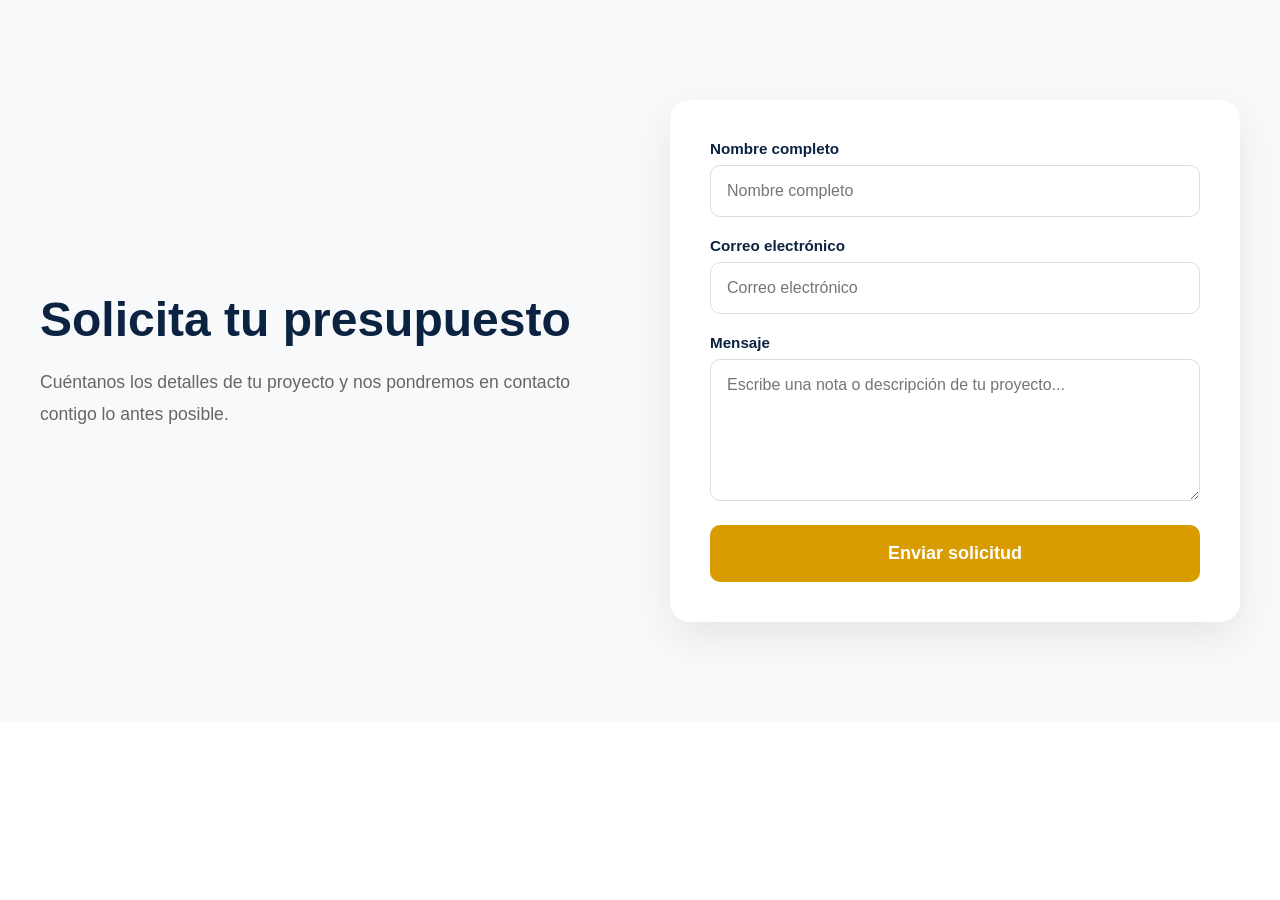
<file: contacto.html>
<!DOCTYPE html>
<html lang="es">
<head>
    <meta charset="UTF-8">
    <meta name="viewport" content="width=device-width, initial-scale=1.0">
    <title>Solicita tu Presupuesto - Contacto</title>
    <style>
        * {
            margin: 0;
            padding: 0;
            box-sizing: border-box;
        }

        body {
            font-family: 'Segoe UI', Tahoma, Geneva, Verdana, sans-serif;
            color: #333;
        }

        .contacto {
            padding: 100px 20px;
            background: #f8f9fb;
        }

        .contacto-container {
            max-width: 1200px;
            margin: auto;
            display: grid;
            grid-template-columns: 1fr 1fr;
            gap: 60px;
            align-items: center;
        }

        .contacto-info h2 {
            font-size: 3rem;
            color: #0b2240;
            margin-bottom: 20px;
        }

        .contacto-info p {
            font-size: 1.1rem;
            color: #666;
            line-height: 1.8;
        }

        .contacto-form {
            background: #fff;
            padding: 40px;
            border-radius: 20px;
            box-shadow: 0 15px 40px rgba(0, 0, 0, 0.08);
        }

        .form-group {
            margin-bottom: 20px;
        }

        .form-group label {
            display: block;
            margin-bottom: 8px;
            font-weight: 600;
            color: #0b2240;
            font-size: 0.95rem;
        }

        .contacto-form input,
        .contacto-form textarea {
            width: 100%;
            padding: 16px;
            border: 1px solid #ddd;
            border-radius: 10px;
            font-size: 16px;
            outline: none;
            font-family: inherit;
            transition: border-color 0.3s ease;
        }

        .contacto-form input:focus,
        .contacto-form textarea:focus {
            border-color: #d89b00;
            box-shadow: 0 0 0 3px rgba(216, 155, 0, 0.1);
        }

        .contacto-form input:invalid:not(:placeholder-shown),
        .contacto-form textarea:invalid:not(:placeholder-shown) {
            border-color: #ff4444;
        }

        .contacto-form button {
            width: 100%;
            border: none;
            background: #d89b00;
            color: white;
            padding: 18px;
            border-radius: 10px;
            font-size: 18px;
            font-weight: 600;
            cursor: pointer;
            transition: all 0.3s ease;
        }

        .contacto-form button:hover {
            transform: translateY(-2px);
            box-shadow: 0 10px 25px rgba(216, 155, 0, 0.3);
        }

        .contacto-form button:active {
            transform: translateY(0);
            opacity: 0.9;
        }

        .contacto-form button:disabled {
            background: #ccc;
            cursor: not-allowed;
            transform: none;
        }

        .form-message {
            margin-top: 15px;
            padding: 12px;
            border-radius: 8px;
            display: none;
            font-size: 0.95rem;
        }

        .form-message.success {
            background: #d4edda;
            color: #155724;
            border: 1px solid #c3e6cb;
            display: block;
        }

        .form-message.error {
            background: #f8d7da;
            color: #721c24;
            border: 1px solid #f5c6cb;
            display: block;
        }

        /* Responsividad */
        @media (max-width: 768px) {
            .contacto {
                padding: 50px 20px;
            }

            .contacto-container {
                grid-template-columns: 1fr;
                gap: 40px;
            }

            .contacto-info h2 {
                font-size: 2rem;
            }

            .contacto-info p {
                font-size: 1rem;
            }

            .contacto-form {
                padding: 30px 20px;
            }
        }

        @media (max-width: 480px) {
            .contacto {
                padding: 40px 15px;
            }

            .contacto-info h2 {
                font-size: 1.5rem;
            }

            .contacto-form {
                padding: 20px 15px;
            }

            .contacto-form button {
                padding: 16px;
                font-size: 16px;
            }
        }
    </style>
</head>
<body>
    <section class="contacto">
        <div class="contacto-container">

            <div class="contacto-info">
                <h2>Solicita tu presupuesto</h2>
                <p>
                    Cuéntanos los detalles de tu proyecto y nos pondremos
                    en contacto contigo lo antes posible.
                </p>
            </div>

            <form class="contacto-form" id="formularioContacto">
                <div class="form-group">
                    <label for="nombre">Nombre completo</label>
                    <input
                        id="nombre"
                        type="text"
                        name="nombre"
                        placeholder="Nombre completo"
                        required
                    >
                </div>

                <div class="form-group">
                    <label for="correo">Correo electrónico</label>
                    <input
                        id="correo"
                        type="email"
                        name="correo"
                        placeholder="Correo electrónico"
                        pattern="[a-z0-9._%+-]+@[a-z0-9.-]+\.[a-z]{2,}$"
                        required
                    >
                </div>

                <div class="form-group">
                    <label for="mensaje">Mensaje</label>
                    <textarea
                        id="mensaje"
                        name="mensaje"
                        rows="6"
                        placeholder="Escribe una nota o descripción de tu proyecto..."
                        required
                    ></textarea>
                </div>

                <button type="submit">
                    Enviar solicitud
                </button>

                <div class="form-message" id="formMessage"></div>
            </form>

        </div>
    </section>

    <script>
        const formulario = document.getElementById('formularioContacto');
        const mensajeDiv = document.getElementById('formMessage');

        formulario.addEventListener('submit', function(e) {
            e.preventDefault();

            const nombre = document.getElementById('nombre').value.trim();
            const correo = document.getElementById('correo').value.trim();
            const mensaje = document.getElementById('mensaje').value.trim();

            // Validación básica
            if (!nombre || !correo || !mensaje) {
                mostrarMensaje('Por favor completa todos los campos', 'error');
                return;
            }

            // Validación de email
            const emailRegex = /^[a-z0-9._%+-]+@[a-z0-9.-]+\.[a-z]{2,}$/i;
            if (!emailRegex.test(correo)) {
                mostrarMensaje('Por favor ingresa un correo válido', 'error');
                return;
            }

            // Simular envío
            const boton = formulario.querySelector('button');
            boton.disabled = true;
            boton.textContent = 'Enviando...';

            setTimeout(() => {
                mostrarMensaje('¡Solicitud enviada exitosamente! Pronto nos contactaremos contigo.', 'success');
                formulario.reset();
                boton.disabled = false;
                boton.textContent = 'Enviar solicitud';
            }, 1500);
        });

        function mostrarMensaje(texto, tipo) {
            mensajeDiv.textContent = texto;
            mensajeDiv.className = `form-message ${tipo}`;
            
            if (tipo === 'success') {
                setTimeout(() => {
                    mensajeDiv.className = 'form-message';
                }, 3000);
            }
        }
    </script>
</body>
</html>
</file>
